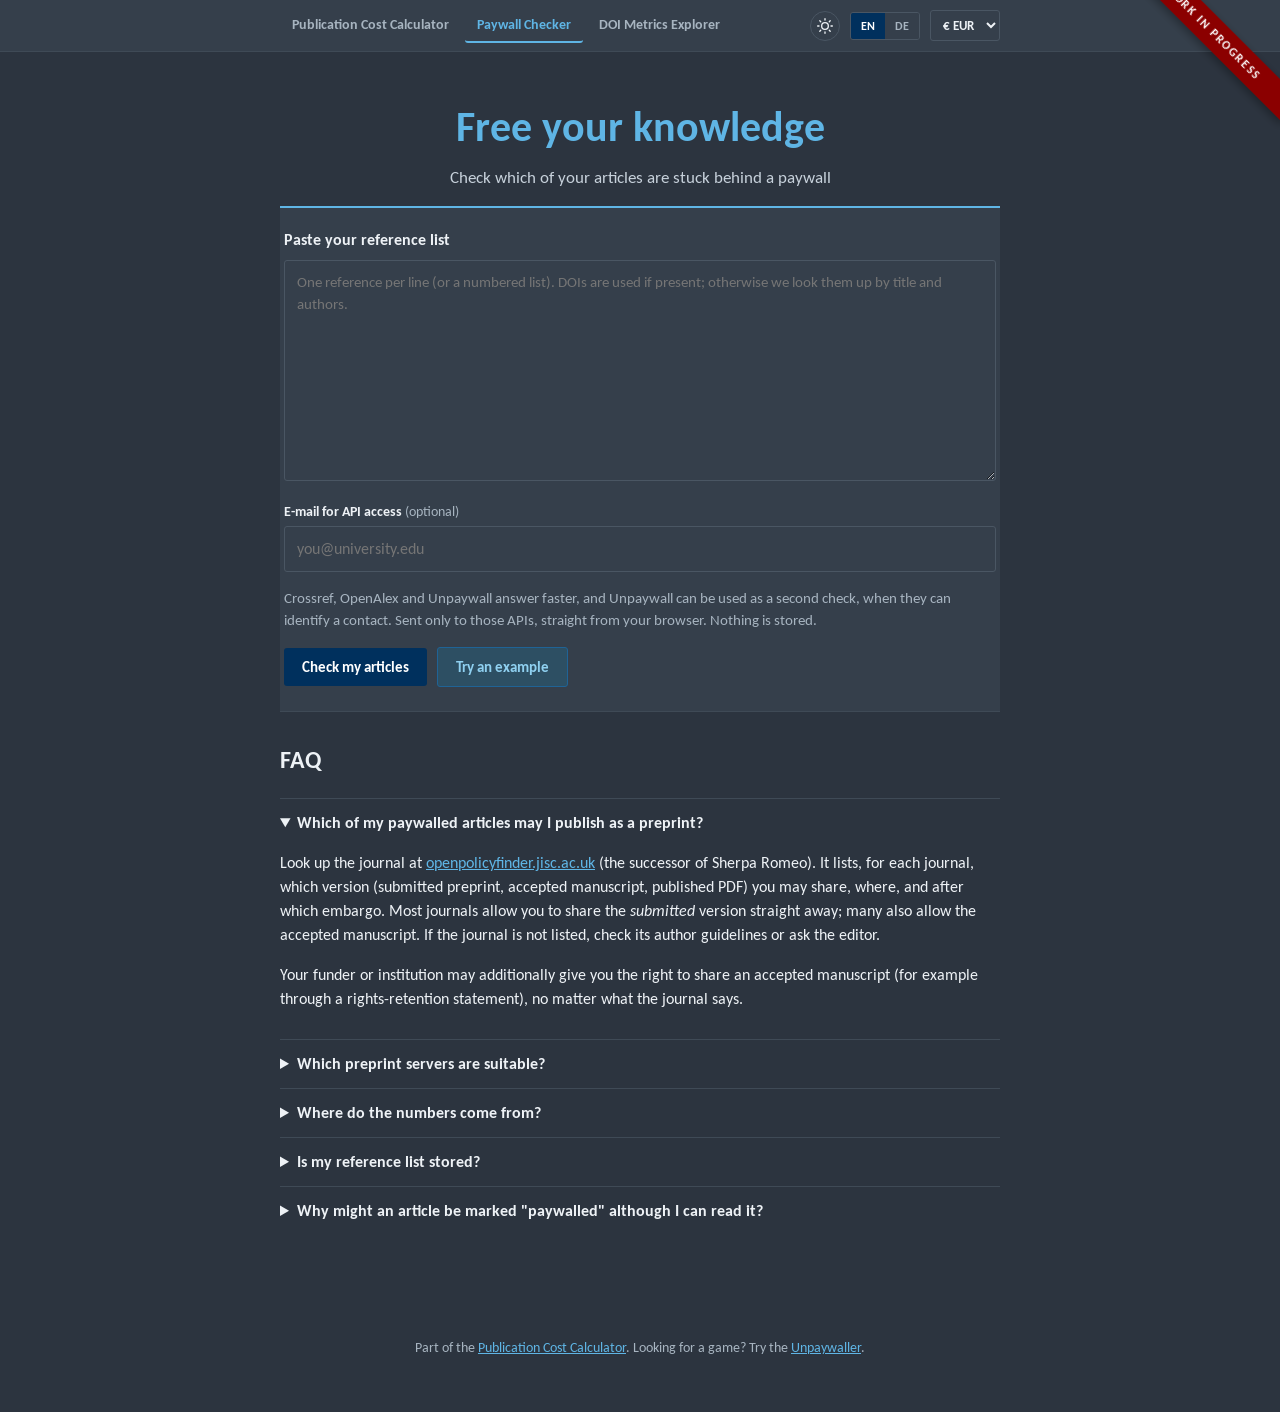
<file: paywall/index.html>
<!DOCTYPE html>
<html lang="en" data-theme="dark">
<head>
<meta charset="UTF-8">
<meta name="viewport" content="width=device-width, initial-scale=1.0">
<title>Free your knowledge</title>
<meta name="description" content="Check which of your articles are stuck behind a paywall, and what it would cost to read them all.">
<link rel="icon" type="image/svg+xml" href="../favicon.svg">
<link rel="preconnect" href="https://fonts.googleapis.com">
<link rel="preconnect" href="https://fonts.gstatic.com" crossorigin>
<link href="https://fonts.googleapis.com/css2?family=Carlito:wght@400;700&display=swap" rel="stylesheet">
<script>try{document.documentElement.setAttribute("data-theme",localStorage.getItem("theme")||"dark")}catch(e){}</script>
<link rel="stylesheet" href="../style.css?v=tabs1">
<link rel="stylesheet" href="style.css">
</head>
<body>

<div class="wip-ribbon" aria-label="Work in progress">WORK IN PROGRESS</div>

<div class="settings-bar">
  <div class="wrap settings-bar-row">
    <nav class="app-tabs" aria-label="Apps">
      <a href="../" class="app-tab">Publication Cost Calculator</a>
      <a href="./" class="app-tab active" aria-current="page">Paywall Checker</a>
      <a href="../doi-metrics/" class="app-tab">DOI Metrics Explorer</a>
    </nav>
    <div class="settings-bar-controls">
      <button type="button" class="icon-btn" id="theme-btn" aria-label="Toggle light or dark theme"></button>
      <div class="lang-toggle" role="group" aria-label="Language / Sprache">
        <button type="button" class="lang-btn" data-lang="en">EN</button>
        <button type="button" class="lang-btn" data-lang="de">DE</button>
      </div>
      <div class="currency-toggle">
        <label for="currency-select" class="visually-hidden">Currency</label>
        <select id="currency-select" aria-label="Currency">
          <option value="EUR">&euro; EUR</option>
          <option value="USD">$ USD</option>
        </select>
      </div>
    </div>
  </div>
</div>

<main class="wrap">

  <section class="hero welcome-state">
    <h1 data-i18n="title">Free your knowledge</h1>
    <p class="subtitle" data-i18n="subtitle">Check which of your articles are stuck behind a paywall</p>
  </section>

  <section class="card input-card">
    <label for="refs" class="lbl" data-i18n="refs_label">Paste your reference list</label>
    <textarea id="refs" rows="9" spellcheck="false" data-i18n-placeholder="refs_placeholder"></textarea>

    <div class="email-row">
      <label for="email" class="lbl-sm"><span data-i18n="email_label">E-mail for API access</span> <span class="opt" data-i18n="optional">(optional)</span></label>
      <input id="email" type="email" autocomplete="email" placeholder="you@university.edu">
      <p class="hint" data-i18n="email_hint"></p>
    </div>

    <div class="actions">
      <button id="go" class="btn-primary" type="button" data-i18n="go">Check my articles</button>
      <button id="example" class="btn-secondary" type="button" data-i18n="example">Try an example</button>
    </div>
  </section>

  <section id="progress-wrap" class="card hidden">
    <div class="progress-label" id="progress-label"></div>
    <div class="bar"><div id="bar-fill"></div></div>
  </section>

  <section id="results" class="hidden">

    <div class="pw-stats">
      <div class="pw-stat">
        <div class="pw-stat-label" data-i18n="stat_found">Articles found</div>
        <div class="pw-stat-value" id="s-found">-</div>
      </div>
      <div class="pw-stat">
        <div class="pw-stat-label" data-i18n="stat_free">Freely available</div>
        <div class="pw-stat-value" id="s-free">-</div>
      </div>
    </div>

    <div class="cost-banner">
      <div class="cost-lead" data-i18n="cost_lead">Your research costs about</div>
      <div class="cost-value" id="s-cost">-</div>
      <div class="cost-sub" id="s-cost-sub"></div>
    </div>

    <div class="card">
      <div class="list-head">
        <h2><span data-i18n="paywalled_h">Still behind a paywall</span> <span class="count" id="n-paywalled"></span></h2>
        <button id="csv" class="btn-secondary" type="button" data-i18n="csv">Download CSV</button>
      </div>
      <p class="hint" id="paywall-hint"></p>
      <ul id="paywalled-list" class="art-list"></ul>
    </div>

    <details class="card details-card" id="free-details">
      <summary><span data-i18n="free_h">Already freely available</span> (<span id="n-free"></span>)</summary>
      <ul id="free-list" class="art-list"></ul>
    </details>

    <details class="card details-card" id="unk-details">
      <summary><span data-i18n="unk_h">Could not be checked</span> (<span id="n-unk"></span>)</summary>
      <p class="hint" data-i18n="unk_hint"></p>
      <ul id="unk-list" class="art-list"></ul>
    </details>

    <details class="card details-card" id="nf-details">
      <summary><span data-i18n="nf_h">Could not be matched</span> (<span id="n-nf"></span>)</summary>
      <p class="hint" data-i18n="nf_hint"></p>
      <ul id="nf-list" class="art-list"></ul>
    </details>

  </section>

  <section class="faq">
    <h2 data-i18n="faq_h">FAQ</h2>

    <details open>
      <summary data-i18n="faq1_q"></summary>
      <div data-i18n-html="faq1_a"></div>
    </details>

    <details>
      <summary data-i18n="faq2_q"></summary>
      <div data-i18n-html="faq2_a"></div>
    </details>

    <details>
      <summary data-i18n="faq3_q"></summary>
      <div data-i18n-html="faq3_a"></div>
      <div class="table-wrap"><table class="price-table" id="price-table"></table></div>
      <p class="hint" id="default-price"></p>
    </details>

    <details>
      <summary data-i18n="faq4_q"></summary>
      <div data-i18n-html="faq4_a"></div>
    </details>

    <details>
      <summary data-i18n="faq5_q"></summary>
      <div data-i18n-html="faq5_a"></div>
    </details>
  </section>

  <section class="card hidden" id="msg-section">
    <h2 data-i18n="msg_h">Message to your co-authors</h2>
    <p class="hint" data-i18n="msg_hint"></p>
    <div class="lang-toggle msg-modes" role="group">
      <button type="button" class="mode-btn" data-mode="not" data-i18n="msg_mode_not"></button>
      <button type="button" class="mode-btn" data-mode="first" data-i18n="msg_mode_first"></button>
    </div>
    <textarea id="msg-text" rows="16" spellcheck="false"></textarea>
    <div class="actions">
      <button id="msg-copy" class="btn-primary" type="button" data-i18n="msg_copy">Copy text</button>
      <span id="msg-copied" class="tag-ok hidden" data-i18n="msg_copied"></span>
    </div>
  </section>

</main>

<footer class="site-footer">
  <div class="wrap">
    <p data-i18n-html="footer"></p>
  </div>
</footer>

<script src="app.js"></script>
</body>
</html>
</file>
<file: style.css>
/* University of Münster palette, matching the Bibliometric Dashboard and
   e-Journals dashboard. --brand/--brand-dark are FIXED across both themes:
   they're used for solid-fill surfaces with white text (buttons, active
   pills), which would lose contrast if they lightened in dark mode the way
   --primary (a text/link/border color) does. */
:root,
[data-theme="light"] {
  --brand: #00305d;
  --brand-dark: #00234a;
  --primary: #00305d;
  --primary-dark: #001f3d;
  --primary-light: #009fe3;
  --primary-faint: #e5f6fd;
  --primary-faint-border: #9adcf5;
  --primary-faint-hover: #d5eef8;
  --slate: #1a1d21;
  --text: #1a1d21;
  --text-secondary: #374455;
  --text-muted: #5b6770;
  --text-faint: #b0bacb;
  --border: #cfd6de;
  --border-light: #e3e8ed;
  --surface: #eef1f4;
  --card: #ffffff;
  --white: #ffffff;
  --danger: #b3402a;
  --radius: 4px;
  --radius-lg: 4px;
  --shadow-sm: 0 1px 2px rgba(12, 30, 48, 0.05);
  --shadow-md: 0 2px 10px rgba(12, 30, 48, 0.07);
  --font-display: Calibri, Candara, "Carlito", "Segoe UI", sans-serif;
  --font-body: Calibri, Candara, "Carlito", "Segoe UI", sans-serif;
  --transition-fast: 0.15s ease;
  --transition: 0.2s ease;
}

[data-theme="dark"] {
  --brand: #00305d;
  --brand-dark: #00234a;
  --primary: #5fb5e5;
  --primary-dark: #8fd0f0;
  --primary-light: #00a0e0;
  --primary-faint: rgba(0, 160, 224, 0.16);
  --primary-faint-border: #1f6396;
  --primary-faint-hover: rgba(0, 160, 224, 0.26);
  --slate: #eef2f6;
  --text: #eef2f6;
  --text-secondary: #c7d1db;
  --text-muted: #a7b4c0;
  --text-faint: #5c6a79;
  --border: #4a5663;
  --border-light: #3f4a56;
  --surface: #2c343f;
  --card: #353f4b;
  --white: #ffffff;
  --danger: #f2795c;
  --shadow-sm: 0 1px 2px rgba(0, 0, 0, 0.2);
  --shadow-md: 0 2px 10px rgba(0, 0, 0, 0.3);
}

* { box-sizing: border-box; }

body {
  margin: 0;
  font-family: var(--font-body);
  background: var(--surface);
  color: var(--text);
  line-height: 1.5;
  transition: background 0.2s, color 0.2s;
}

.wrap {
  max-width: 760px;
  margin: 0 auto;
  padding: 0 20px;
}

a { color: var(--primary); }

.visually-hidden {
  position: absolute;
  width: 1px;
  height: 1px;
  padding: 0;
  margin: -1px;
  overflow: hidden;
  clip: rect(0, 0, 0, 0);
  white-space: nowrap;
  border: 0;
}

/* ---------- settings bar ---------- */

.settings-bar {
  border-bottom: 1px solid var(--border-light);
  background: var(--card);
  padding: 8px 0;
}
.settings-bar-row {
  display: flex;
  align-items: center;
  justify-content: space-between;
  gap: 14px;
}
.app-name-link {
  font-family: var(--font-display);
  font-weight: 700;
  font-size: 15px;
  color: var(--primary);
  text-decoration: none;
  flex-shrink: 0;
  white-space: nowrap;
}
.app-name-link:hover { text-decoration: underline; }
.settings-bar-controls { display: flex; align-items: center; gap: 10px; }
.lang-toggle {
  display: flex;
  border: 1px solid var(--border);
  border-radius: 3px;
  overflow: hidden;
}
.lang-btn {
  background: var(--card);
  border: none;
  color: var(--text-muted);
  font-size: 12px;
  font-weight: 700;
  font-family: var(--font-body);
  padding: 6px 10px;
  cursor: pointer;
}
.lang-btn.active { background: var(--brand); color: var(--white); }
.lang-btn:hover:not(.active) { background: var(--primary-faint); color: var(--primary-dark); }

.currency-toggle select {
  border: 1px solid var(--border);
  border-radius: 3px;
  padding: 6px 8px;
  font-family: var(--font-body);
  font-size: 12.5px;
  font-weight: 600;
  color: var(--text);
  background: var(--card);
  cursor: pointer;
}

.icon-btn {
  display: flex;
  align-items: center;
  justify-content: center;
  width: 30px;
  height: 30px;
  border-radius: 50%;
  border: 1px solid var(--border);
  background: var(--card);
  color: var(--text);
  cursor: pointer;
  padding: 0;
  transition: background var(--transition-fast), color var(--transition-fast), border-color var(--transition-fast);
}
.icon-btn:hover { color: var(--primary); border-color: var(--primary); }
.icon-btn .icon { width: 16px; height: 16px; fill: none; stroke: currentColor; stroke-width: 2; stroke-linecap: round; stroke-linejoin: round; display: block; }

/* ---------- hero / welcome state ---------- */

.welcome-state {
  display: flex;
  flex-direction: column;
  align-items: center;
  text-align: center;
  padding: 2.5rem 1rem 2rem;
  max-width: 560px;
  margin: 0 auto;
}

.welcome-state h1 {
  font-family: var(--font-display);
  font-size: 1.35rem;
  color: var(--primary);
  margin: 0 0 1.25rem;
  font-weight: 700;
  max-width: 480px;
}

.contact-email-row {
  width: 100%;
  max-width: 480px;
  text-align: left;
  margin-bottom: 1.25rem;
}
.contact-email-row label { display: inline; font-weight: 600; font-size: 0.85rem; }
.contact-email-row input[type="email"] {
  width: 100%;
  padding: 8px 10px;
  border: 1px solid var(--border);
  border-radius: 3px;
  font-family: inherit;
  font-size: 0.9rem;
  background: var(--card);
}

.label-with-info { position: relative; display: flex; align-items: center; gap: 6px; margin-bottom: 6px; }

.info-pill {
  display: inline-flex;
  align-items: center;
  justify-content: center;
  width: 18px;
  height: 18px;
  border-radius: 50%;
  border: 1.5px solid var(--primary-faint-border);
  background: var(--primary-faint);
  color: var(--primary-dark);
  font-size: 11px;
  font-weight: 700;
  line-height: 1;
  cursor: pointer;
  padding: 0;
  flex-shrink: 0;
}
.info-pill:hover, .info-pill[aria-expanded="true"] { background: var(--primary-faint-hover); border-color: var(--primary); }

/* Not using the global .hidden utility (display:none !important) here: it
   would out-rank the hover-reveal rule below regardless of specificity. */
.info-tip {
  display: none;
  position: absolute;
  top: calc(100% + 6px);
  left: 0;
  z-index: 20;
  width: min(340px, 90vw);
  background: var(--card);
  color: var(--text-secondary);
  border: 1px solid var(--border-light);
  border-radius: 3px;
  box-shadow: var(--shadow-md);
  padding: 10px 12px;
  font-size: 0.82rem;
  line-height: 1.5;
  margin: 0;
}
.label-with-info:hover .info-tip,
.label-with-info:focus-within .info-tip,
.info-tip.open { display: block; }

.welcome-search {
  display: flex;
  align-items: center;
  gap: 0.5rem;
  background: var(--card);
  border: 1px solid var(--border-light);
  border-radius: 3px;
  padding: 0.4rem;
  width: 100%;
  max-width: 480px;
  margin-bottom: 0.75rem;
  transition: box-shadow var(--transition), border-color var(--transition);
  box-shadow: var(--shadow-sm);
}

.welcome-search:focus-within {
  border-color: var(--primary);
  box-shadow: 0 0 0 3px rgba(0, 159, 227, 0.15);
}

.search-mode-toggle {
  display: flex;
  align-items: center;
  background: var(--surface);
  border: 1px solid var(--border-light);
  border-radius: 3px;
  overflow: hidden;
  flex-shrink: 0;
}

.search-mode-toggle .mode-btn {
  background: transparent;
  border: none;
  color: var(--text-muted);
  font-size: 12px;
  font-weight: 600;
  font-family: var(--font-body);
  padding: 0.45rem 0.75rem;
  cursor: pointer;
  transition: all var(--transition-fast);
  white-space: nowrap;
}

.search-mode-toggle .mode-btn.active {
  background: var(--brand);
  color: var(--white);
}

.search-mode-toggle .mode-btn:hover:not(.active) {
  color: var(--primary-dark);
  background: var(--primary-faint);
}

.tag-input-wrap { flex: 1; min-width: 0; position: relative; }

.orcid-search-results {
  position: absolute;
  top: calc(100% + 4px);
  left: 0;
  right: 0;
  z-index: 15;
  background: var(--card);
  border: 1px solid var(--border-light);
  border-radius: 3px;
  box-shadow: var(--shadow-md);
  max-height: 260px;
  overflow-y: auto;
  text-align: left;
}
.orcid-result {
  display: block;
  width: 100%;
  background: none;
  border: none;
  border-bottom: 1px solid var(--border-light);
  padding: 9px 12px;
  cursor: pointer;
  font-family: var(--font-body);
  text-align: left;
}
.orcid-result:last-child { border-bottom: none; }
.orcid-result:hover, .orcid-result:focus-visible { background: var(--primary-faint); }
.orcid-result-name { display: block; font-weight: 700; font-size: 0.88rem; color: var(--text); }
.orcid-result-meta { display: block; font-size: 0.78rem; color: var(--text-muted); margin-top: 2px; }
.orcid-result-empty { padding: 10px 12px; font-size: 0.85rem; color: var(--text-muted); }

.tag-input-wrap input,
#welcome-search input[type="text"] {
  width: 100%;
  border: none;
  background: transparent;
  color: var(--text);
  font-size: 14px;
  font-family: var(--font-body);
  outline: none;
  padding: 0.4rem 0.3rem;
}

.tag-input-wrap input::placeholder { color: var(--text-muted); }

.welcome-search-btn {
  background: var(--brand);
  color: var(--white);
  border: none;
  padding: 0.55rem 1.1rem;
  border-radius: 3px;
  font-size: 13px;
  font-weight: 600;
  cursor: pointer;
  font-family: var(--font-body);
  transition: background var(--transition-fast);
  white-space: nowrap;
  flex-shrink: 0;
}

.welcome-search-btn:hover { background: var(--brand-dark); }
.welcome-search-btn:disabled { background: var(--text-faint); cursor: not-allowed; }

.welcome-paste-panel {
  width: 100%;
  max-width: 480px;
  background: var(--card);
  border: 1px solid var(--border-light);
  border-radius: 3px;
  box-shadow: var(--shadow-sm);
  padding: 0.75rem;
  margin-bottom: 0.75rem;
  transition: box-shadow var(--transition), border-color var(--transition);
}

.welcome-paste-panel:focus-within {
  border-color: var(--primary);
  box-shadow: 0 0 0 3px rgba(0, 159, 227, 0.15);
}

.welcome-paste-panel textarea {
  width: 100%;
  border: none;
  outline: none;
  resize: vertical;
  font-family: var(--font-body);
  font-size: 13.5px;
  color: var(--text);
  background: transparent;
  padding: 0.3rem;
}

.welcome-paste-actions {
  display: flex;
  align-items: center;
  justify-content: space-between;
  gap: 10px;
  margin-top: 0.4rem;
}

.welcome-upload-panel {
  width: 100%;
  max-width: 480px;
  margin-bottom: 0.75rem;
}

.welcome-import-card {
  display: flex;
  align-items: center;
  gap: 12px;
  width: 100%;
  background: var(--card);
  border: 1.5px dashed var(--border);
  border-radius: 3px;
  padding: 10px 14px;
  cursor: pointer;
  text-align: left;
  font-family: var(--font-body);
  transition: all var(--transition-fast);
  box-shadow: var(--shadow-sm);
}

.welcome-import-card:hover {
  border-style: solid;
  border-color: var(--primary);
  box-shadow: 0 0 0 3px var(--primary-faint);
}

.welcome-import-card-icon {
  flex-shrink: 0;
  width: 34px;
  height: 34px;
  background: var(--primary-faint);
  border-radius: 3px;
  display: flex;
  align-items: center;
  justify-content: center;
  color: var(--primary);
}

.welcome-import-card-body {
  flex: 1;
  min-width: 0;
  display: flex;
  flex-direction: column;
  gap: 2px;
}

.welcome-import-card-title { font-size: 13.5px; font-weight: 700; color: var(--text); }
.welcome-import-card-sub { font-size: 12px; color: var(--text-muted); line-height: 1.4; }

.welcome-import-card-arrow {
  flex-shrink: 0;
  color: var(--text-faint);
  transition: color var(--transition-fast), transform var(--transition-fast);
}

.welcome-import-card:hover .welcome-import-card-arrow {
  color: var(--primary);
  transform: translateX(2px);
}

.welcome-first-author-filter {
  width: 100%;
  max-width: 480px;
  background: var(--card);
  border: 1px solid var(--border-light);
  border-radius: 3px;
  box-shadow: var(--shadow-sm);
  padding: 14px;
  margin-top: 4px;
  margin-bottom: 0.75rem;
  text-align: left;
}
.welcome-first-author-filter h3 { margin: 0 0 10px; font-family: var(--font-display); font-size: 0.95rem; color: var(--slate); font-weight: 700; }
.welcome-first-author-filter label { display: block; font-weight: 600; font-size: 0.85rem; margin-bottom: 6px; }
.welcome-first-author-filter input[type="email"], .welcome-first-author-filter input[type="text"] { width: 100%; padding: 8px 10px; border: 1px solid var(--border); border-radius: 3px; font-family: inherit; font-size: 0.9rem; }
.welcome-first-author-filter .hint { margin: 8px 0 0; }
.welcome-first-author-filter .field-row { margin-bottom: 14px; }
.welcome-first-author-filter .field-row:last-of-type { margin-bottom: 0; }
.checkbox-row { display: flex; align-items: center; gap: 8px; margin-bottom: 6px !important; }
.checkbox-row input[type="checkbox"] { width: 17px; height: 17px; accent-color: var(--primary); cursor: pointer; flex-shrink: 0; }
.checkbox-label { display: inline !important; font-weight: 600 !important; margin: 0 !important; cursor: pointer; }

.welcome-examples {
  display: grid;
  grid-template-columns: 1fr 1fr;
  gap: 0.5rem;
  width: 100%;
  max-width: 480px;
  margin-top: 1.5rem;
}

.welcome-examples-label {
  grid-column: 1 / -1;
  font-size: 11px;
  text-transform: uppercase;
  letter-spacing: 1px;
  color: var(--text-muted);
  font-weight: 600;
  text-align: left;
}

.welcome-doi {
  display: flex;
  align-items: center;
  justify-content: space-between;
  padding: 0.6rem 0.85rem;
  background: var(--card);
  border: 1px solid var(--border-light);
  border-radius: var(--radius);
  font-size: 12.5px;
  color: var(--text-secondary);
  cursor: pointer;
  transition: all var(--transition-fast);
  font-family: var(--font-body);
  text-align: left;
}

.welcome-doi:hover { border-color: var(--primary); color: var(--primary-dark); background: var(--primary-faint); }
.welcome-doi svg { opacity: 0.4; flex-shrink: 0; }
.welcome-doi:hover svg { opacity: 0.8; }

.glossary-body p { font-size: 0.88rem; color: var(--text-secondary); line-height: 1.6; margin: 0 0 12px; }
.glossary-body p:last-child { margin-bottom: 0; }
.glossary-body p + dt { margin-top: 14px; }

.faq-item + .faq-item { margin-top: 20px; padding-top: 16px; border-top: 1px solid var(--border-light); }

/* ---------- cards (review / progress / results) ---------- */

main.wrap { padding-top: 4px; padding-bottom: 60px; }

.card {
  background: var(--card);
  border: none;
  border-top: 2px solid var(--primary);
  border-bottom: 1px solid var(--border-light);
  border-radius: 0;
  box-shadow: none;
  padding: 20px 4px 24px;
  margin-bottom: 24px;
  max-width: 720px;
  margin-left: auto;
  margin-right: auto;
}
.card h2 { margin-top: 0; font-family: var(--font-display); font-size: 1.2rem; color: var(--slate); font-weight: 700; }
.optional { font-weight: normal; color: var(--text-muted); font-size: 0.85em; }

.hint { color: var(--text-muted); font-size: 0.92rem; }
.hint-inline { color: var(--text-muted); font-size: 0.85rem; }

.btn-primary, .btn-secondary {
  border: none;
  border-radius: 3px;
  padding: 10px 18px;
  font-size: 0.95rem;
  cursor: pointer;
  font-weight: 600;
  font-family: var(--font-body);
}
.btn-primary { background: var(--brand); color: #fff; }
.btn-primary:hover { background: var(--brand-dark); }
.btn-primary:disabled { background: var(--text-faint); cursor: not-allowed; }
.btn-secondary { background: var(--primary-faint); color: var(--primary-dark); border: 1px solid var(--primary-faint-border); }
.btn-secondary:hover { background: var(--primary-faint-hover); }

.hidden { display: none !important; }

.results-progress { margin: 0 0 18px; }
.progress-bar { background: var(--border-light); border-radius: 3px; height: 10px; overflow: hidden; margin: 10px 0 8px; }
.progress-fill { background: var(--primary); height: 100%; width: 0%; transition: width 0.2s ease; }

.summary-grid {
  display: grid;
  grid-template-columns: repeat(auto-fit, minmax(170px, 1fr));
  gap: 14px;
  margin: 16px 0 22px;
}
.stat { background: var(--primary-faint); border-radius: 3px; padding: 14px 16px; text-align: center; }
.stat-value { display: block; font-size: 1.5rem; font-weight: 700; color: var(--primary-dark); font-family: var(--font-display); }
.stat-label { display: block; font-size: 0.78rem; color: var(--text-secondary); margin-top: 4px; }

.results-first-author {
  background: var(--surface);
  border: 1px solid var(--border-light);
  border-radius: 3px;
  padding: 12px 14px;
  margin: 0 0 16px;
}
.results-first-author .field-row { margin-top: 10px; }
.results-first-author .field-row:first-of-type { margin-top: 0; }
.results-first-author label { display: block; font-weight: 600; font-size: 0.85rem; margin-bottom: 6px; }
.results-first-author input[type="text"] { width: 100%; max-width: 280px; padding: 7px 9px; border: 1px solid var(--border); border-radius: 3px; font-family: inherit; font-size: 0.9rem; }

.chart-title { font-family: var(--font-display); font-size: 1.05rem; margin: 22px 0 8px; padding-bottom: 6px; color: var(--slate); font-weight: 700; border-bottom: 1px solid var(--border-light); }
.chart-title:first-of-type { margin-top: 4px; }
.chart-container { position: relative; height: 260px; margin-bottom: 6px; }
.chart-caption { margin: 0 0 20px; }

.table-actions { margin-bottom: 12px; display: flex; gap: 10px; flex-wrap: wrap; }

.table-search-row {
  display: flex;
  align-items: center;
  gap: 8px;
  border: 1px solid var(--border);
  border-radius: 3px;
  padding: 7px 10px;
  margin-bottom: 12px;
  color: var(--text-muted);
  background: var(--card);
}
.table-search-row input[type="search"] {
  flex: 1;
  border: none;
  outline: none;
  font-family: inherit;
  font-size: 0.9rem;
  color: var(--text);
  background: transparent;
  min-width: 0;
}
.table-search-row .hint-inline { white-space: nowrap; }

.table-scroll { overflow-x: auto; }
table { border-collapse: collapse; width: 100%; font-size: 0.85rem; }
th, td { text-align: left; padding: 8px 10px; border-bottom: 1px solid var(--border-light); vertical-align: top; }
th { background: var(--surface); color: var(--slate); position: sticky; top: 0; font-size: 0.78rem; text-transform: uppercase; letter-spacing: 0.02em; border-bottom: 2px solid var(--primary); }
th.sortable { cursor: pointer; user-select: none; white-space: nowrap; }
th.sortable:hover { color: var(--primary-dark); }
th.sortable:focus-visible { outline: 2px solid var(--primary); outline-offset: -2px; }
th.sortable::after { content: "\2195"; margin-left: 5px; opacity: 0.35; font-size: 0.85em; }
th.sortable[aria-sort="ascending"]::after { content: "\2191"; opacity: 1; color: var(--primary); }
th.sortable[aria-sort="descending"]::after { content: "\2193"; opacity: 1; color: var(--primary); }
td.cost-cell, td.num-cell { font-variant-numeric: tabular-nums; white-space: nowrap; }
tr.status-error td { color: var(--danger); }
.badge {
  display: inline-block;
  font-size: 0.75rem;
  padding: 2px 8px;
  border-radius: 999px;
  background: var(--primary-faint);
  color: var(--primary-dark);
  white-space: nowrap;
}
.badge.oa-diamond { background: #dcf0e6; color: #1c6b45; font-weight: 700; box-shadow: 0 0 0 1px #8fd4ac inset; }
.badge.oa-preprint { background: #e3f0e9; color: #2f6b52; }
.badge.retracted { background: #fdeceb; color: #a4291c; font-weight: 700; }
.badge.oa-gold { background: #f8edd2; color: #8a6511; }
.badge.oa-hybrid { background: #fbe3d4; color: #963f10; }
.badge.oa-green { background: #d9edf0; color: #146470; }
.badge.oa-bronze { background: #ecdcc9; color: #6b430f; }
.badge.oa-closed { background: #dce7f0; color: #16324f; }
.badge.oa-unknown { background: #eef0f1; color: #6b6b6b; }

.hide-checkbox { width: 16px; height: 16px; accent-color: var(--danger); cursor: pointer; }

.altmetric-embed img { display: block; }

tr.excluded-row { opacity: 0.5; }
tr.excluded-row .cell-cost { text-decoration: line-through; }

/* ---------- glossary ---------- */

.glossary-toggle {
  width: 100%;
  display: flex;
  align-items: center;
  justify-content: space-between;
  background: none;
  border: none;
  padding: 0;
  font-family: var(--font-display);
  font-size: 1.1rem;
  color: var(--slate);
  cursor: pointer;
}
.glossary-toggle svg { transition: transform var(--transition-fast); flex-shrink: 0; }
.glossary-toggle[aria-expanded="true"] svg { transform: rotate(180deg); }

.glossary-body { margin: 14px 0 0; }
.glossary-body dt { font-weight: 700; color: var(--primary-dark); margin-top: 10px; }
.glossary-body dt:first-child { margin-top: 0; }
.glossary-body dd { margin: 2px 0 0; color: var(--text-secondary); font-size: 0.92rem; line-height: 1.5; }
.glossary-source { display: inline-block; margin-top: 3px; font-style: italic; }

.chart-container-oa { height: 110px; }

/* ---------- experimental ORCID compare ---------- */

.badge-experimental {
  display: inline-block;
  background: #fff3d6;
  color: #9a6400;
  font-size: 0.68rem;
  font-weight: 700;
  text-transform: uppercase;
  letter-spacing: 0.03em;
  padding: 2px 7px;
  border-radius: 999px;
  margin-left: 8px;
  vertical-align: middle;
}
#compare-panel { margin-top: 16px; }
#compare-panel .hint { margin-bottom: 14px; }
.compare-inputs { display: grid; grid-template-columns: 1fr 1fr; gap: 16px; margin-bottom: 14px; }
.compare-inputs label { display: block; font-weight: 600; font-size: 0.85rem; margin-bottom: 6px; }
.compare-inputs input[type="text"] { width: 100%; padding: 8px 10px; border: 1px solid var(--border); border-radius: 3px; font-family: inherit; font-size: 0.9rem; }
#compare-error { color: var(--danger); }
.compare-columns { display: grid; grid-template-columns: 1fr 1fr; gap: 16px; margin-top: 18px; }
.compare-column { background: var(--surface); border-radius: 3px; padding: 14px 16px; }
.compare-column h4 { margin: 0 0 4px; font-family: var(--font-display); font-size: 1rem; color: var(--slate); overflow-wrap: anywhere; }
.compare-column .compare-column-sub { font-size: 0.78rem; color: var(--text-muted); margin-bottom: 10px; }
.compare-column .compare-column-warning { color: var(--danger); font-weight: 600; }
.compare-column .compare-stat { display: flex; justify-content: space-between; gap: 8px; padding: 6px 0; border-top: 1px solid var(--border-light); font-size: 0.88rem; }
.compare-column .compare-stat:first-of-type { border-top: none; }
.compare-column .compare-stat-label { color: var(--text-secondary); }
.compare-column .compare-stat-value { font-weight: 700; color: var(--primary-dark); font-family: var(--font-display); white-space: nowrap; }

#compare-charts { margin-top: 8px; }
#compare-charts .chart-title:first-of-type { margin-top: 22px; }
.compare-oa-charts { display: grid; grid-template-columns: 1fr 1fr; gap: 16px; }
.compare-oa-chart-label { font-family: var(--font-display); font-weight: 700; font-size: 0.85rem; color: var(--slate); margin-bottom: 6px; overflow-wrap: anywhere; }
.chart-container-oa-tall { height: 220px; }

@media (max-width: 560px) {
  .compare-inputs, .compare-columns, .compare-oa-charts { grid-template-columns: 1fr; }
}
.chart-container-violin { height: 320px; }

.candidate-header {
  display: flex;
  align-items: baseline;
  gap: 8px;
  flex-wrap: wrap;
  margin: 0 0 12px;
  padding-bottom: 10px;
  border-bottom: 1px solid var(--border-light);
}
.candidate-header-label { font-size: 0.85rem; color: var(--text-muted); }
.candidate-header-name { font-family: var(--font-display); font-weight: 700; font-size: 1.15rem; color: var(--primary); }
.candidate-header a { font-size: 0.85rem; }

.share-row {
  display: flex;
  align-items: center;
  gap: 10px;
  flex-wrap: wrap;
  margin: 0 0 16px;
}
.share-row-label { font-size: 0.82rem; color: var(--text-muted); font-weight: 600; }
.share-buttons { display: flex; gap: 8px; flex-wrap: wrap; }
.share-btn {
  display: inline-flex;
  align-items: center;
  justify-content: center;
  width: 32px;
  height: 32px;
  border-radius: 50%;
  border: 1px solid var(--border);
  background: var(--card);
  color: var(--text-secondary);
  cursor: pointer;
  text-decoration: none;
  transition: color var(--transition-fast), border-color var(--transition-fast), background var(--transition-fast);
}
.share-btn:hover { color: var(--primary-dark); border-color: var(--primary); background: var(--primary-faint); text-decoration: none; }
.share-btn svg { display: block; }

.retraction-banner {
  display: flex;
  align-items: flex-start;
  gap: 10px;
  background: #fdeceb;
  color: #a4291c;
  border-left: 3px solid #a4291c;
  padding: 12px 14px;
  border-radius: 3px;
  margin: 0 0 16px;
  font-size: 0.92rem;
  font-weight: 600;
}
.retraction-banner svg { flex-shrink: 0; margin-top: 1px; }

.site-footer {
  padding: 20px 0 40px;
  color: var(--text-muted);
  font-size: 0.85rem;
  text-align: center;
}
.site-footer a { color: var(--primary); }

/* ---------- WIP disclaimer modal ---------- */

.wip-modal-backdrop {
  position: fixed;
  inset: 0;
  background: rgba(20, 30, 38, 0.55);
  display: flex;
  align-items: center;
  justify-content: center;
  padding: 20px;
  z-index: 1000;
}
.wip-modal {
  background: var(--card);
  border-top: 3px solid var(--danger);
  border-radius: 4px;
  box-shadow: var(--shadow-md);
  max-width: 480px;
  width: 100%;
  padding: 22px 24px 20px;
}
.wip-modal h2 { margin: 0 0 10px; font-family: var(--font-display); font-size: 1.15rem; color: var(--slate); }
.wip-modal p { margin: 0 0 16px; font-size: 0.92rem; color: var(--text-secondary); line-height: 1.55; }
.wip-modal-dismiss-row { display: flex; align-items: center; gap: 8px; font-size: 0.85rem; color: var(--text-muted); margin-bottom: 16px; cursor: pointer; }
.wip-modal-dismiss-row input[type="checkbox"] { accent-color: var(--primary); cursor: pointer; }
.wip-modal .btn-primary { width: 100%; }

/* ---------- mobile ---------- */

@media (max-width: 560px) {
  .wrap { padding: 0 14px; }

  .app-name-link { font-size: 13px; }
  .settings-bar-controls { gap: 6px; }
  .currency-toggle select { font-size: 11.5px; padding: 5px 4px; }
  .lang-btn { padding: 5px 7px; font-size: 11px; }
  .icon-btn { width: 26px; height: 26px; }
  .icon-btn .icon { width: 14px; height: 14px; }

  .welcome-state { padding: 1.75rem 0 1.5rem; }
  .welcome-state h1 { font-size: 1.15rem; }

  .welcome-search { flex-wrap: wrap; }
  .search-mode-toggle { flex: 1 1 100%; }
  .tag-input-wrap { flex-basis: 100%; order: 2; margin-top: 6px; }
  #fetch-orcid-btn { flex-basis: 100%; order: 3; margin-top: 6px; }
  .tag-input-wrap input, #welcome-search input[type="text"] { font-size: 16px; }

  .welcome-paste-actions { flex-direction: column; align-items: stretch; gap: 8px; }
  .welcome-paste-actions .welcome-search-btn { width: 100%; }

  .welcome-examples { grid-template-columns: 1fr; }

  .card { padding: 18px 16px; }

  .summary-grid { grid-template-columns: repeat(2, 1fr); }

  th, td { padding: 7px 6px; font-size: 0.78rem; }
}

/* ---------- app tabs (shared with /paywall) ---------- */
.app-tabs { display: flex; align-items: center; gap: 4px; flex-wrap: wrap; }
.app-tab {
  font-family: var(--font-display);
  font-weight: 700;
  font-size: 14px;
  color: var(--text-muted);
  text-decoration: none;
  padding: 6px 12px;
  border-radius: 3px;
  border-bottom: 2px solid transparent;
  white-space: nowrap;
}
.app-tab:hover { color: var(--primary); background: var(--primary-faint); }
.app-tab.active { color: var(--primary); border-bottom-color: var(--primary); }
@media (max-width: 640px) { .app-tab { font-size: 12px; padding: 5px 7px; } }
</file>
<file: paywall/style.css>
/* Paywall Checker: layered on top of ../style.css, which provides the shared
   tokens (light/dark), settings bar, tabs, cards, buttons and footer. */

/* Dark-red "WORK IN PROGRESS" ribbon, pinned to the top-right corner. */
.wip-ribbon {
  position: fixed;
  top: 18px;
  right: -46px;
  z-index: 9999;
  transform: rotate(45deg);
  transform-origin: center;
  background: #8b0000;
  color: #fff;
  font-weight: 800;
  font-size: .72rem;
  letter-spacing: .14em;
  padding: 6px 48px;
  box-shadow: 0 3px 10px rgba(0,0,0,.35);
  white-space: nowrap;
  pointer-events: none;
  user-select: none;
}
[data-theme="light"] .wip-ribbon { background: #8b0000; color: #fff; }

.hero.welcome-state { padding-bottom: 1rem; max-width: 640px; }
.hero h1 { font-size: clamp(1.8rem, 5vw, 2.6rem); margin-bottom: .4rem; max-width: none; }
.subtitle { margin: 0; color: var(--text-secondary); font-size: 1.05rem; }

.lbl { display: block; font-weight: 700; margin-bottom: 8px; }
.lbl-sm { display: block; font-weight: 700; font-size: .85rem; margin-bottom: 4px; }
.opt { font-weight: 400; color: var(--text-muted); }
#refs, #msg-text, .input-card input[type=email] {
  width: 100%; font: inherit; color: var(--text); background: var(--card);
  border: 1px solid var(--border); border-radius: 3px; padding: 10px 12px;
}
#refs { font-size: .92rem; min-height: 150px; resize: vertical; }
#msg-text { font-size: .9rem; line-height: 1.5; min-height: 300px; resize: vertical; }
#refs:focus, #msg-text:focus, .input-card input:focus { outline: 2px solid var(--primary-light); outline-offset: 0; }
.email-row { margin-top: 14px; }
.actions { display: flex; gap: 10px; flex-wrap: wrap; align-items: center; margin-top: 16px; }

.bar { height: 8px; background: var(--surface); border-radius: 4px; overflow: hidden; border: 1px solid var(--border); }
#bar-fill { height: 100%; width: 0; background: var(--primary-light); transition: width .2s; }
.progress-label { font-size: .9rem; color: var(--text-secondary); margin-bottom: 8px; }

.pw-stats { display: grid; grid-template-columns: 1fr 1fr; gap: 14px; margin: 0 auto 16px; max-width: 720px; }
.pw-stat { background: var(--primary-faint); border-radius: 3px; padding: 14px 16px; text-align: center; }
.pw-stat-label { font-size: .8rem; color: var(--text-secondary); }
.pw-stat-value { font-family: var(--font-display); font-size: clamp(1.4rem, 4.4vw, 2rem); font-weight: 700; color: var(--primary-dark); }
.pw-stat-value small { font-size: .6em; color: var(--text-muted); font-weight: 400; }

.cost-banner { background: var(--brand); color: #fff; border-radius: 3px; padding: 22px 20px; text-align: center; max-width: 720px; margin: 0 auto 24px; }
.cost-lead { font-size: clamp(1rem, 3vw, 1.25rem); }
.cost-value { font-family: var(--font-display); font-size: clamp(2.6rem, 9vw, 4.2rem); font-weight: 700; line-height: 1.1; margin: 4px 0; }
.cost-sub { font-size: .85rem; color: #cfe9f7; }

.list-head { display: flex; justify-content: space-between; align-items: center; gap: 10px; flex-wrap: wrap; }
.list-head h2 { margin: 0; }
.count { color: var(--text-muted); font-weight: 400; font-size: .85em; }
.art-list { list-style: none; margin: 12px 0 0; padding: 0; }
.art-list li { padding: 12px 0; border-top: 1px solid var(--border-light); }
.art-list li:first-child { border-top: 0; }
.art-title { font-weight: 700; }
.art-meta { font-size: .85rem; color: var(--text-muted); margin-top: 2px; }
.art-links { font-size: .85rem; margin-top: 4px; display: flex; gap: 14px; flex-wrap: wrap; }
.search-links { margin-top: 6px; color: var(--text-muted); }
.search-lbl { font-weight: 700; color: var(--text-secondary); }
.price { display: inline-block; background: var(--primary-faint); color: var(--primary-dark); border-radius: 3px; padding: 0 7px; margin-left: 8px; font-weight: 700; font-size: .85rem; white-space: nowrap; }
.tag-ok { color: var(--primary); font-weight: 700; }
.raw { font-size: .85rem; color: var(--text-secondary); word-break: break-word; }

.details-card summary, .faq summary { cursor: pointer; font-weight: 700; }
.faq { max-width: 720px; margin: 30px auto 10px; }
.faq h2 { font-family: var(--font-display); color: var(--slate); }
.faq details { border-top: 1px solid var(--border-light); padding: 12px 0; }
.faq details > div, .faq details > p { margin-top: 10px; }
.table-wrap { overflow-x: auto; margin-top: 10px; }
.price-table { border-collapse: collapse; font-size: .9rem; width: 100%; }
.price-table th, .price-table td { border-bottom: 1px solid var(--border-light); padding: 5px 10px; text-align: left; }
.price-table td:last-child, .price-table th:last-child { text-align: right; white-space: nowrap; }

.msg-modes { margin: 12px 0; display: inline-flex; }
.mode-btn { background: var(--card); color: var(--text-muted); border: none; font: inherit; font-size: .85rem; font-weight: 700; padding: 7px 14px; cursor: pointer; }
.mode-btn.active { background: var(--brand); color: #fff; }
.mode-btn:hover:not(.active) { background: var(--primary-faint); color: var(--primary-dark); }

@media (max-width: 520px) { .pw-stats { grid-template-columns: 1fr; } }
</file>
